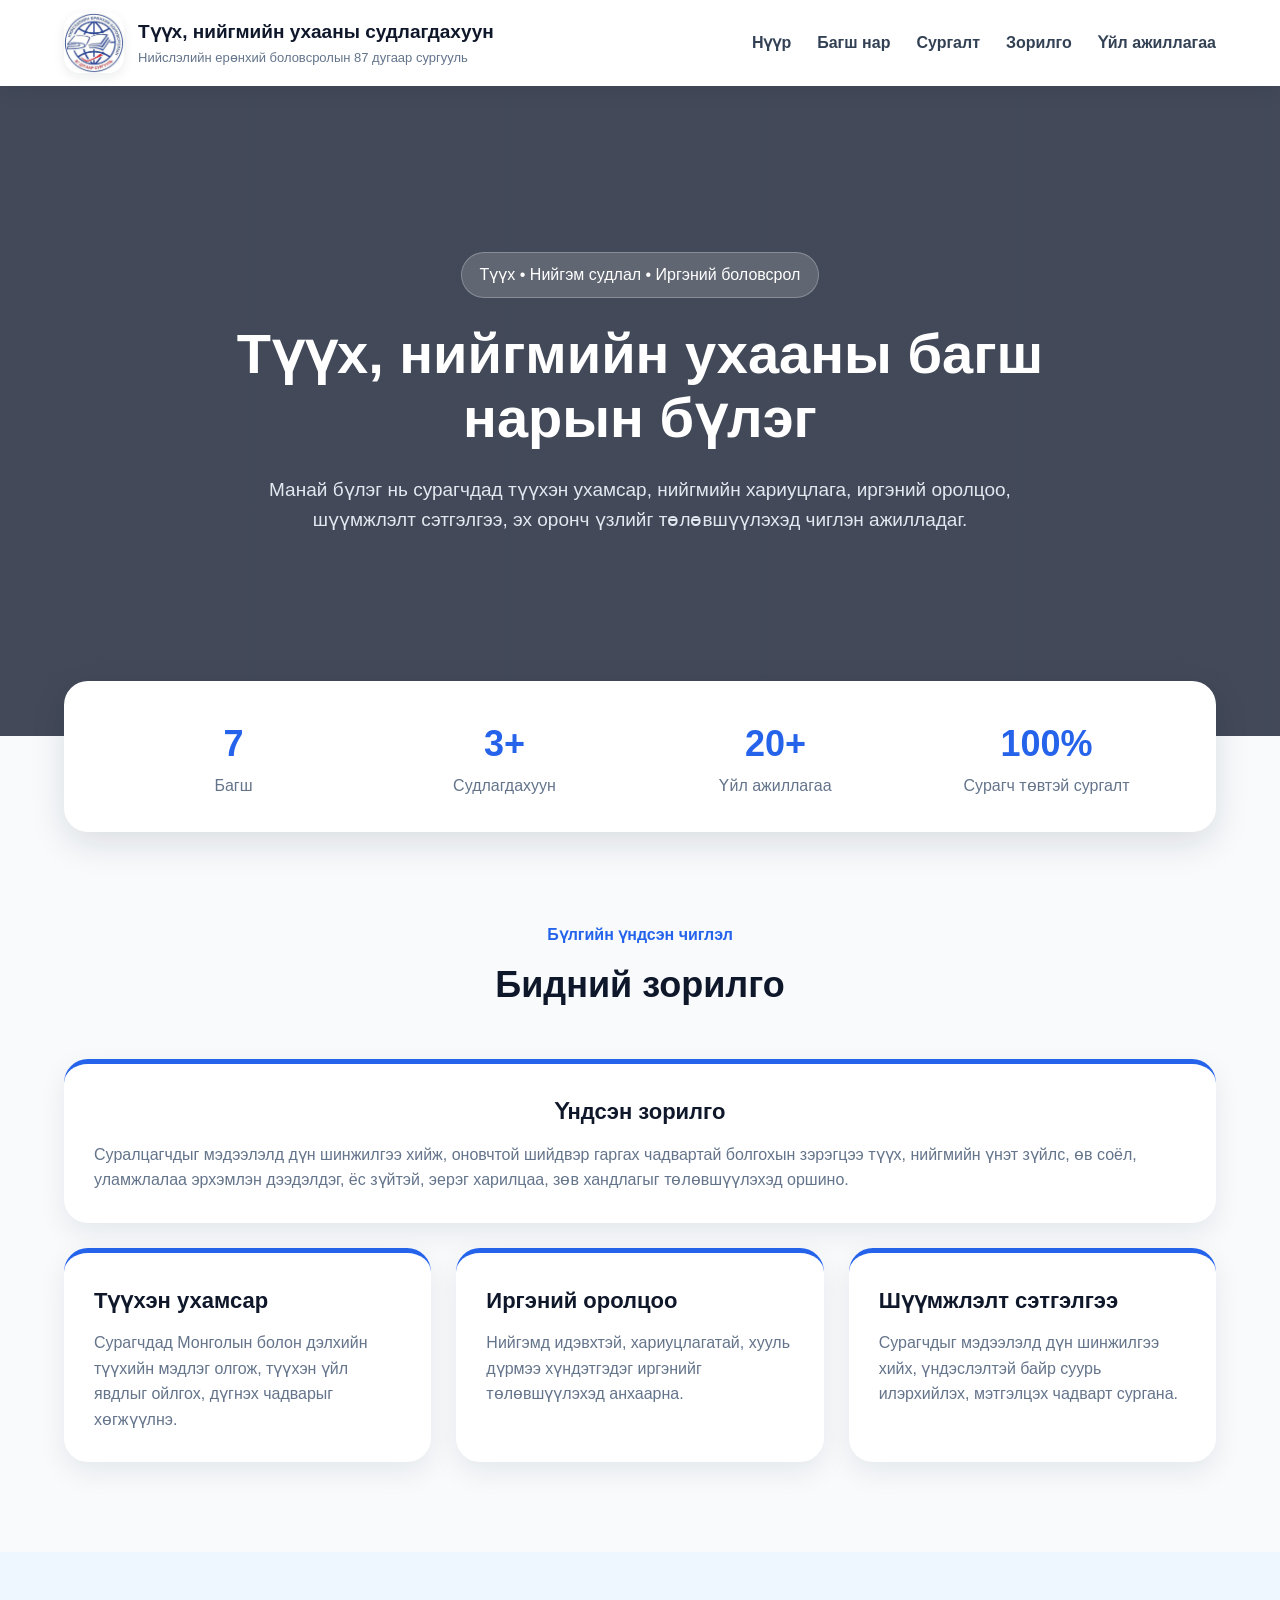
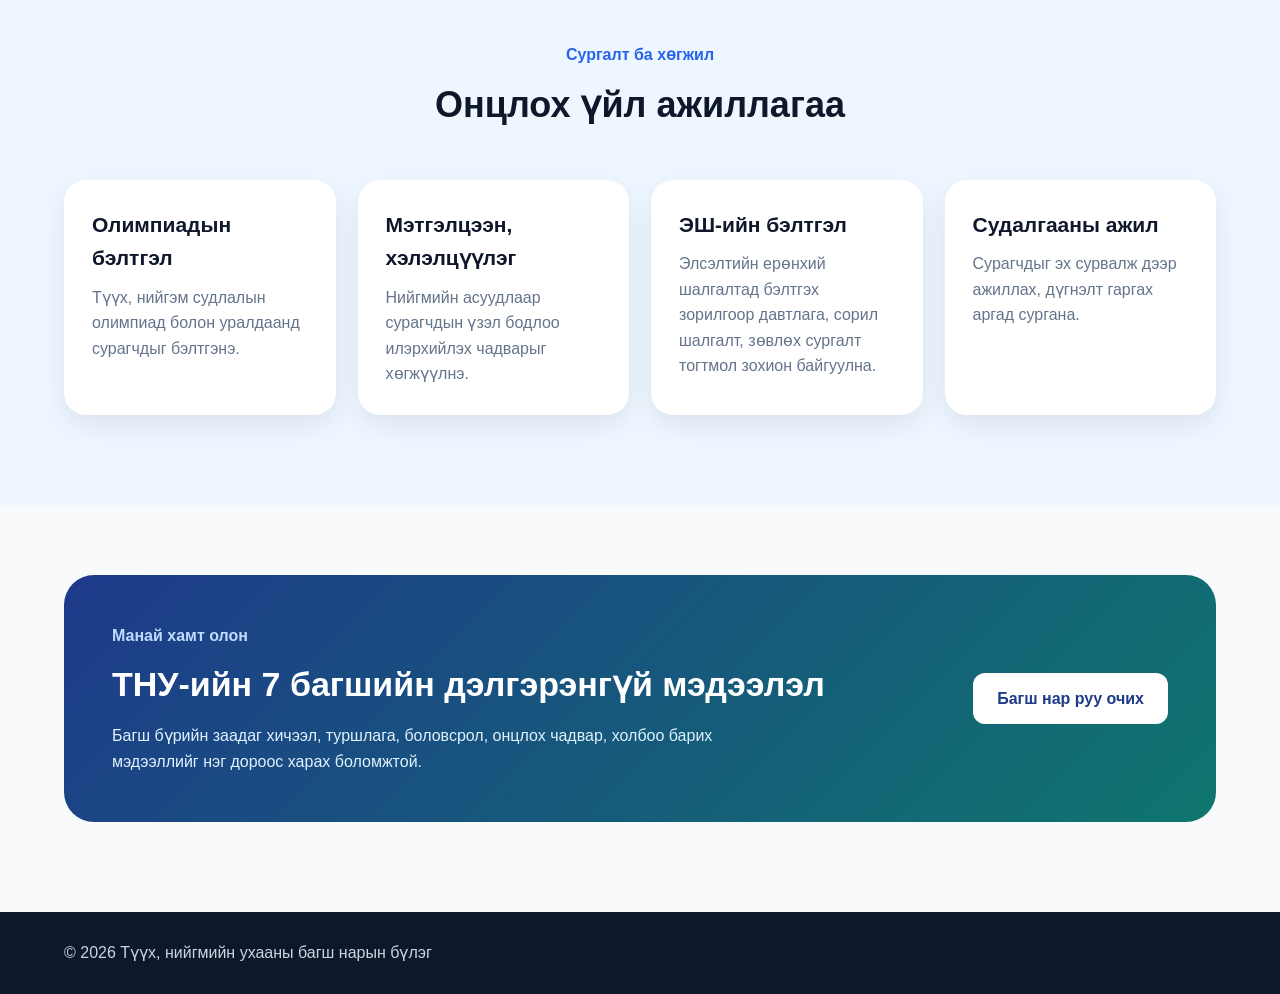
<file: index.html>
<!doctype html>
<html lang="mn">
  <head>
    <meta charset="UTF-8" />
    <meta name="viewport" content="width=device-width, initial-scale=1.0" />
    <title>ТНУ багш нарын бүлэг</title>
    <link rel="stylesheet" href="css/main.css" />
  </head>
  <body>
    <header class="header">
      <div class="container nav">
        <div class="logo">
          <div class="logo-icon">
            <img src="logo.jpg" alt="" />
          </div>
          <div>
            <h2>Түүх, нийгмийн ухааны судлагдахуун</h2>
            <p>Нийслэлийн ерөнхий боловсролын 87 дугаар сургууль</p>
          </div>
        </div>

        <div class="nav-right">
          <button class="menu-toggle" id="menuToggle">☰</button>
          <nav id="mainNav">
            <a href="index.html">Нүүр</a>
            <a href="teachers.html">Багш нар</a>
            <a href="training.html">Сургалт</a>
            <a href="#goal">Зорилго</a>
            <a href="#activity">Үйл ажиллагаа</a>
          </nav>
        </div>
      </div>
    </header>

    <section class="hero">
      <div class="container hero-content">
        <span class="badge">Түүх • Нийгэм судлал • Иргэний боловсрол</span>

        <h1>Түүх, нийгмийн ухааны багш нарын бүлэг</h1>

        <p>
          Манай бүлэг нь сурагчдад түүхэн ухамсар, нийгмийн хариуцлага, иргэний
          оролцоо, шүүмжлэлт сэтгэлгээ, эх оронч үзлийг төлөвшүүлэхэд чиглэн
          ажилладаг.
        </p>
      </div>
    </section>

    <section class="stats">
      <div class="container stats-grid">
        <div>
          <h2>7</h2>
          <p>Багш</p>
        </div>
        <div>
          <h2>3+</h2>
          <p>Судлагдахуун</p>
        </div>
        <div>
          <h2>20+</h2>
          <p>Үйл ажиллагаа</p>
        </div>
        <div>
          <h2>100%</h2>
          <p>Сурагч төвтэй сургалт</p>
        </div>
      </div>
    </section>

    <section class="section" id="goal">
      <div class="container">
        <div class="section-title">
          <span>Бүлгийн үндсэн чиглэл</span>
          <h2>Бидний зорилго</h2>
        </div>

        <div class="goal-grid">
          <div class="card">
            <h3>Үндсэн зорилго</h3>
            <p>
              Суралцагчдыг мэдээлэлд дүн шинжилгээ хийж, оновчтой шийдвэр гаргах
              чадвартай болгохын зэрэгцээ түүх, нийгмийн үнэт зүйлс, өв соёл,
              уламжлалаа эрхэмлэн дээдэлдэг, ёс зүйтэй, эерэг харилцаа, зөв
              хандлагыг төлөвшүүлэхэд оршино.
            </p>
          </div>
          <div class="card">
            <h3>Түүхэн ухамсар</h3>
            <p>
              Сурагчдад Монголын болон дэлхийн түүхийн мэдлэг олгож, түүхэн үйл
              явдлыг ойлгох, дүгнэх чадварыг хөгжүүлнэ.
            </p>
          </div>

          <div class="card">
            <h3>Иргэний оролцоо</h3>
            <p>
              Нийгэмд идэвхтэй, хариуцлагатай, хууль дүрмээ хүндэтгэдэг иргэнийг
              төлөвшүүлэхэд анхаарна.
            </p>
          </div>

          <div class="card">
            <h3>Шүүмжлэлт сэтгэлгээ</h3>
            <p>
              Сурагчдыг мэдээлэлд дүн шинжилгээ хийх, үндэслэлтэй байр суурь
              илэрхийлэх, мэтгэлцэх чадварт сургана.
            </p>
          </div>
        </div>
      </div>
    </section>

    <section class="section light" id="activity">
      <div class="container">
        <div class="section-title">
          <span>Сургалт ба хөгжил</span>
          <h2>Онцлох үйл ажиллагаа</h2>
        </div>

        <div class="activity-grid">
          <div class="activity-card">
            <h3>Олимпиадын бэлтгэл</h3>
            <p>
              Түүх, нийгэм судлалын олимпиад болон уралдаанд сурагчдыг бэлтгэнэ.
            </p>
          </div>

          <div class="activity-card">
            <h3>Мэтгэлцээн, хэлэлцүүлэг</h3>
            <p>
              Нийгмийн асуудлаар сурагчдын үзэл бодлоо илэрхийлэх чадварыг
              хөгжүүлнэ.
            </p>
          </div>

          <div class="activity-card">
            <h3>ЭШ-ийн бэлтгэл</h3>
            <p>
              Элсэлтийн ерөнхий шалгалтад бэлтгэх зорилгоор давтлага, сорил
              шалгалт, зөвлөх сургалт тогтмол зохион байгуулна.
            </p>
          </div>

          <div class="activity-card">
            <h3>Судалгааны ажил</h3>
            <p>
              Сурагчдыг эх сурвалж дээр ажиллах, дүгнэлт гаргах аргад сургана.
            </p>
          </div>
        </div>
      </div>
    </section>

    <section class="teachers-preview">
      <div class="container preview-box">
        <div>
          <span>Манай хамт олон</span>
          <h2>ТНУ-ийн 7 багшийн дэлгэрэнгүй мэдээлэл</h2>
          <p>
            Багш бүрийн заадаг хичээл, туршлага, боловсрол, онцлох чадвар,
            холбоо барих мэдээллийг нэг дороос харах боломжтой.
          </p>
        </div>

        <a href="teachers.html" class="btn primary">Багш нар руу очих</a>
      </div>
    </section>

    <footer class="footer" id="contact">
      <div class="container footer-content">
        <p>© 2026 Түүх, нийгмийн ухааны багш нарын бүлэг</p>
      </div>
    </footer>
    <script src="js/main.js"></script>
  </body>
</html>
</file>
<file: css/main.css>
* {
  margin: 0;
  padding: 0;
  box-sizing: border-box;
}

body {
  font-family: Arial, sans-serif;
  background: #f8fafc;
  color: #1e293b;
  line-height: 1.6;
}

.container {
  width: 90%;
  max-width: 1180px;
  margin: auto;
}

.header {
  background: #ffffff;
  box-shadow: 0 4px 20px rgba(15, 23, 42, 0.08);
  position: sticky;
  top: 0;
  z-index: 10;
}

.nav {
  height: 86px;
  display: flex;
  align-items: center;
  justify-content: space-between;
}

.logo {
  display: flex;
  align-items: center;
  gap: 14px;
}

.logo-icon {
  width: 60px;
  height: 60px;
  border-radius: 16px;
  overflow: hidden;
  flex-shrink: 0;
  background: white;
  box-shadow: 0 4px 12px rgba(15, 23, 42, 0.08);
}

.logo-icon img {
  width: 100%;
  height: 100%;
  object-fit: cover;
  display: block;
}

.logo h2 {
  font-size: 19px;
  color: #0f172a;
}

.logo p {
  font-size: 13px;
  color: #64748b;
}

nav {
  display: flex;
  align-items: center;
  gap: 26px;
}

nav a {
  text-decoration: none;
  color: #334155;
  font-weight: 700;
  font-size: 16px;
  line-height: 1;
  display: flex;
  align-items: center;
  height: auto;
}

nav a:hover {
  color: #2563eb;
}

.hero {
  min-height: 650px;
  background:
    linear-gradient(rgba(15, 23, 42, 0.78), rgba(15, 23, 42, 0.78)),
    url("https://images.unsplash.com/photo-1524995997946-a1c2e315a42f?auto=format&fit=crop&w=1600&q=80");
  background-size: cover;
  background-position: center;
  color: white;
  display: flex;
  align-items: center;
  text-align: center;
}

.hero-content {
  max-width: 900px;
}

.badge {
  display: inline-block;
  padding: 9px 18px;
  border-radius: 50px;
  background: rgba(255, 255, 255, 0.16);
  border: 1px solid rgba(255, 255, 255, 0.25);
  margin-bottom: 24px;
}

.hero h1 {
  font-size: 56px;
  line-height: 1.15;
  margin-bottom: 24px;
}

.hero p {
  font-size: 19px;
  color: #e2e8f0;
  max-width: 760px;
  margin: 0 auto 34px;
}

.hero-buttons {
  display: flex;
  justify-content: center;
  gap: 16px;
}

.btn {
  display: inline-block;
  padding: 13px 24px;
  border-radius: 12px;
  text-decoration: none;
  font-weight: bold;
  transition: 0.3s;
}

.primary {
  background: #2563eb;
  color: white;
}

.primary:hover {
  background: #1d4ed8;
  transform: translateY(-2px);
}

.secondary {
  background: white;
  color: #0f172a;
}

.secondary:hover {
  background: #e2e8f0;
}

.stats {
  margin-top: -55px;
  position: relative;
  z-index: 2;
}

.stats-grid {
  background: white;
  border-radius: 24px;
  padding: 34px;
  display: grid;
  grid-template-columns: repeat(4, 1fr);
  text-align: center;
  box-shadow: 0 12px 35px rgba(15, 23, 42, 0.12);
}

.stats h2 {
  color: #2563eb;
  font-size: 36px;
}

.stats p {
  color: #64748b;
}

.section {
  padding: 90px 0;
}

.light {
  background: #eef6ff;
}

.section-title {
  text-align: center;
  margin-bottom: 46px;
}

.section-title span {
  color: #2563eb;
  font-weight: bold;
}

.section-title h2 {
  font-size: 36px;
  color: #0f172a;
  margin-top: 8px;
}

.goal-grid {
  display: grid;
  grid-template-columns: repeat(3, 1fr);
  gap: 25px;
}

.goal-grid .card:first-child {
  grid-column: 1 / -1;
}



.card {
  background: white;
  padding: 30px;
  border-radius: 24px;
  box-shadow: 0 10px 28px rgba(15, 23, 42, 0.08);
  border-top: 5px solid #2563eb;
}

.card h3 {
  font-size: 22px;
  margin-bottom: 12px;
  color: #0f172a;
}

.card:first-child h3 {
  font-size: 22px;
  text-align: center;
  margin-bottom: 12px;
  color: #0f172a;
}

.card p {
  color: #64748b;
}

.activity-grid {
  display: grid;
  grid-template-columns: repeat(4, 1fr);
  gap: 22px;
}

.activity-card {
  background: white;
  padding: 28px;
  border-radius: 22px;
  box-shadow: 0 10px 28px rgba(15, 23, 42, 0.08);
}

.activity-card h3 {
  color: #0f172a;
  font-size: 21px;
  margin-bottom: 10px;
}

.activity-card p {
  color: #64748b;
}

.teachers-preview {
  padding: 70px 0 90px;
}

.preview-box {
  background: linear-gradient(135deg, #1e3a8a, #0f766e);
  color: white;
  border-radius: 30px;
  padding: 48px;
  display: flex;
  align-items: center;
  justify-content: space-between;
  gap: 30px;
}

.preview-box span {
  color: #bfdbfe;
  font-weight: bold;
}

.preview-box h2 {
  font-size: 34px;
  margin: 8px 0 12px;
}

.preview-box p {
  max-width: 680px;
  color: #e0f2fe;
}

.preview-box .btn {
  background: white;
  color: #1e3a8a;
}

.footer {
  background: #0f172a;
  color: #cbd5e1;
  padding: 28px 0;
}

.footer-content {
  display: flex;
  justify-content: space-between;
  gap: 20px;
}


.nav-auth-btn {
  height: 40px;
  padding: 0 26px;

  display: inline-flex;
  align-items: center;
  justify-content: center;

  border-radius: 999px;

  font-size: 15px;

  line-height: 40px;
  text-align: center;

  transition: 0.25s ease;
}

.login-btn-nav {
  background: #2563eb;
  color: white !important;
  box-shadow: 0 8px 18px rgba(37, 99, 235, 0.25);
}

.login-btn-nav:hover {
  background: #1d4ed8;
  transform: translateY(-2px);
}

.logout-btn-nav {
  background: #fee2e2;
  color: #991b1b !important;
  box-shadow: 0 8px 18px rgba(37, 99, 235, 0.25);
}

.logout-btn-nav:hover {
  background: #fecaca;
  transform: translateY(-2px);
}

.nav-right {
  display: flex;
  align-items: center;
}

.menu-toggle {
  display: none;

  border: none;
  background: #2563eb;

  color: white;

  width: 48px;
  height: 48px;

  border-radius: 12px;

  font-size: 24px;
  cursor: pointer;
}

/* =========================
   RESPONSIVE DESIGN
========================= */

@media (max-width: 1024px) {
  .container {
    width: 92%;
  }

  .hero h1 {
    font-size: 46px;
  }

  .activity-grid {
    grid-template-columns: repeat(2, 1fr);
  }

  .stats-grid {
    grid-template-columns: repeat(2, 1fr);
  }
}

@media (max-width: 900px) {
  .nav {
    height: 82px;
  }

  .logo h2 {
    font-size: 16px;
  }

  .logo p {
    font-size: 12px;
  }

  .logo-icon {
    width: 54px;
    height: 54px;
  }

  .menu-toggle {
    display: flex;
    align-items: center;
    justify-content: center;
  }

  nav {
    position: absolute;
    top: 82px;
    right: 20px;
    width: 260px;
    background: white;
    border-radius: 20px;
    padding: 20px;
    box-shadow: 0 20px 50px rgba(15, 23, 42, 0.18);

    display: flex;
    flex-direction: column;
    align-items: flex-start;
    gap: 18px;

    opacity: 0;
    visibility: hidden;
    transform: translateY(-10px);
    transition: 0.25s ease;
  }

  nav.active {
    opacity: 1;
    visibility: visible;
    transform: translateY(0);
  }

  nav a {
    width: 100%;
    font-size: 16px;
  }

  .hero {
    min-height: 540px;
    padding: 80px 0;
  }

  .hero h1 {
    font-size: 38px;
  }

  .hero p {
    font-size: 17px;
  }

  .stats {
    margin-top: -35px;
  }

  .goal-grid,
  .activity-grid {
    grid-template-columns: repeat(2, 1fr);
  }

  .preview-box {
    flex-direction: column;
    text-align: center;
  }

  .footer-content {
    flex-direction: column;
    text-align: center;
  }
}

@media (max-width: 560px) {
  .container {
    width: 94%;
  }

  .nav {
    height: 78px;
  }

  .logo {
    gap: 10px;
  }

  .logo-icon {
    width: 48px;
    height: 48px;
    border-radius: 14px;
  }

  .logo h2 {
    font-size: 14px;
    line-height: 1.25;
  }

  .logo p {
    font-size: 11px;
  }

  .menu-toggle {
    width: 44px;
    height: 44px;
    font-size: 22px;
  }

  nav {
    top: 78px;
    right: 12px;
    left: 12px;
    width: auto;
  }

  .hero {
    min-height: 480px;
    padding: 70px 0;
  }

  .badge {
    font-size: 13px;
    padding: 8px 14px;
  }

  .hero h1 {
    font-size: 30px;
  }

  .hero p {
    font-size: 15px;
  }

  .stats-grid,
  .goal-grid,
  .activity-grid {
    grid-template-columns: 1fr;
  }

  .stats-grid {
    padding: 26px;
  }

  .section {
    padding: 65px 0;
  }

  .section-title h2 {
    font-size: 28px;
  }

  .card,
  .activity-card {
    padding: 24px;
  }

  .preview-box {
    padding: 32px 24px;
  }

  .preview-box h2 {
    font-size: 26px;
  }

  .footer {
    padding: 24px 0;
  }
}
</file>
